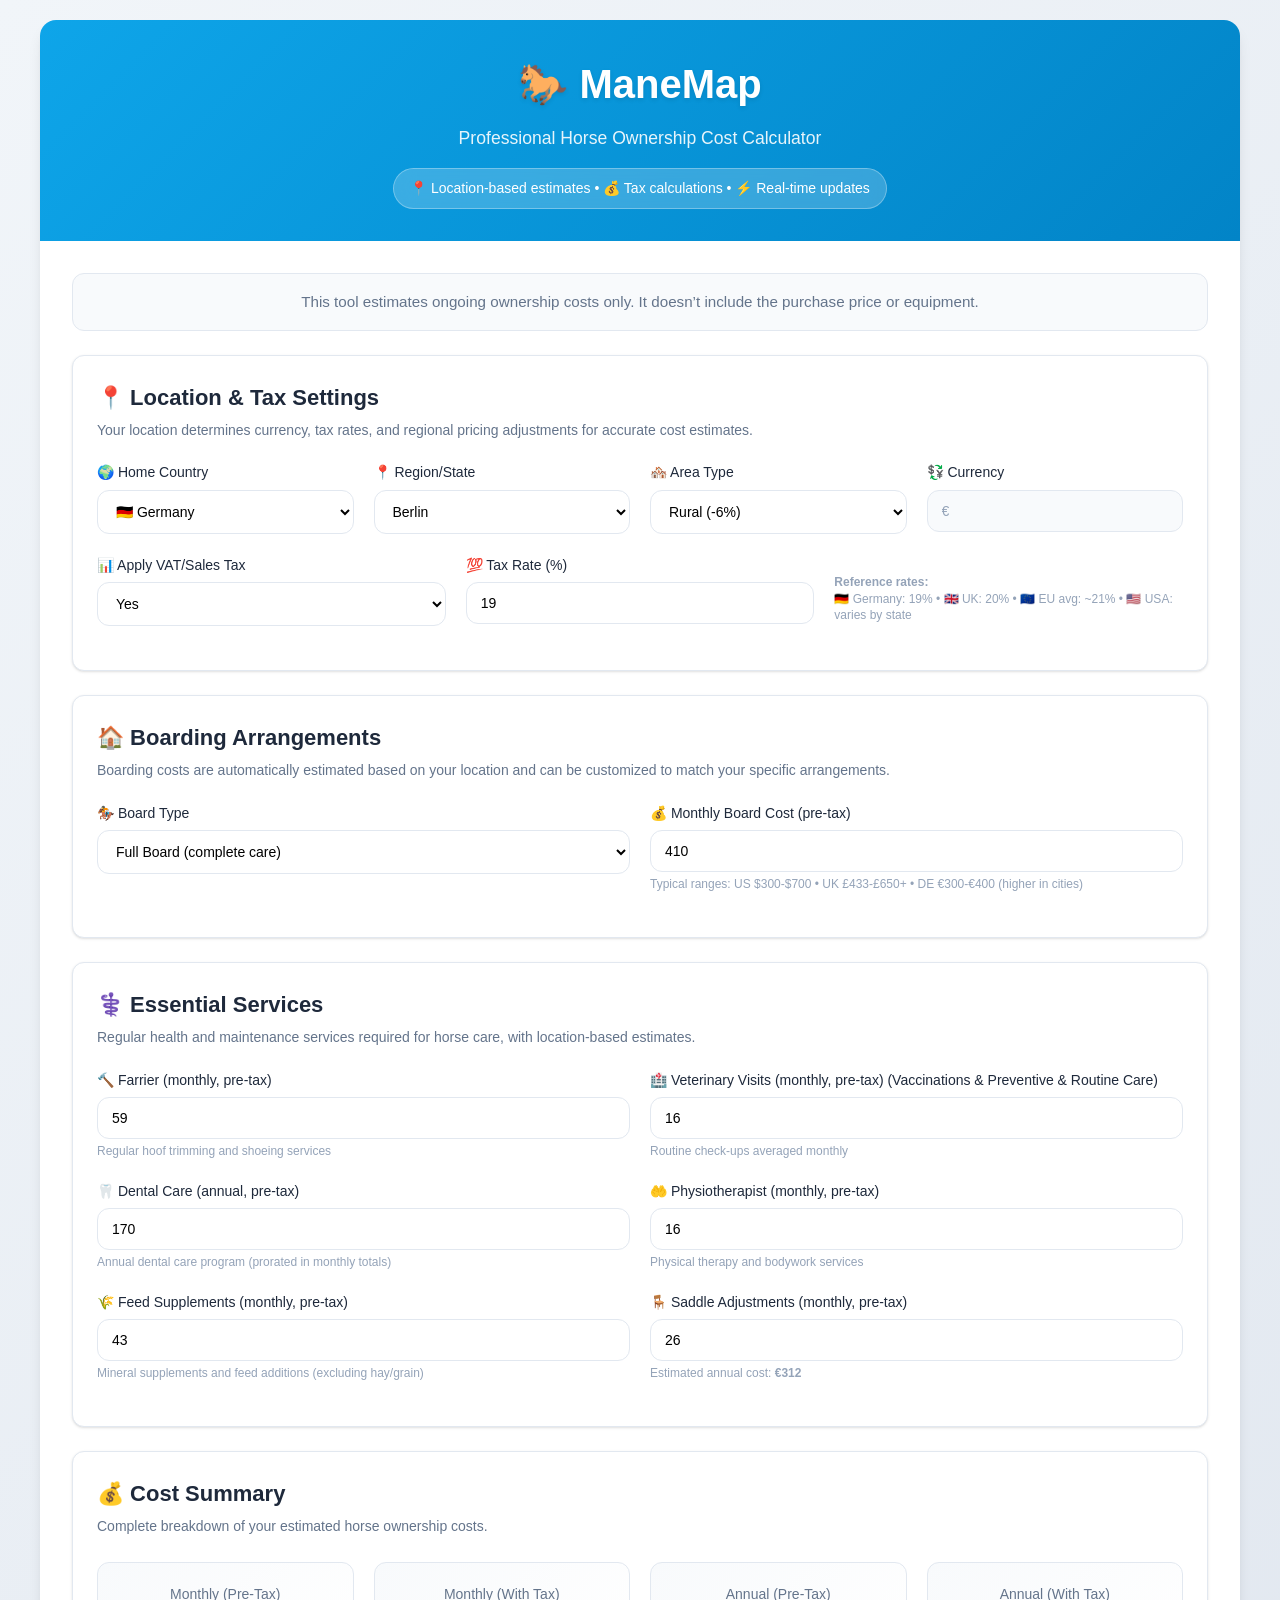
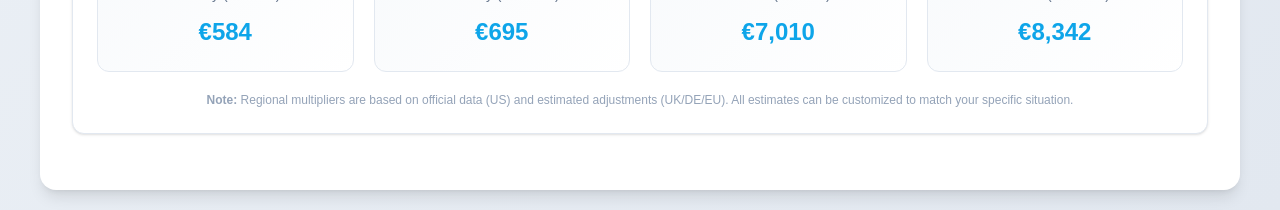
<file: index.html>
<!doctype html>
<html lang="en">
<head>
  <meta charset="utf-8" />
  <title>ManeMap — Horse Ownership Cost Calculator</title>
  <meta name="viewport" content="width=device-width, initial-scale=1" />
  <style>
    :root {
      --primary: #0ea5e9;
      --primary-dark: #0284c7;
      --secondary: #10b981;
      --accent: #f59e0b;
      --text-primary: #1e293b;
      --text-secondary: #64748b;
      --text-muted: #94a3b8;
      --bg-primary: #ffffff;
      --bg-secondary: #f8fafc;
      --bg-gradient: linear-gradient(135deg, #f1f5f9 0%, #e2e8f0 100%);
      --border: #e2e8f0;
      --border-focus: #0ea5e9;
      --shadow-sm: 0 1px 2px 0 rgb(0 0 0 / 0.05);
      --shadow: 0 1px 3px 0 rgb(0 0 0 / 0.1), 0 1px 2px -1px rgb(0 0 0 / 0.1);
      --shadow-lg: 0 10px 15px -3px rgb(0 0 0 / 0.1), 0 4px 6px -4px rgb(0 0 0 / 0.1);
      --radius: 12px;
      --radius-lg: 16px;
    }

    * {
      box-sizing: border-box;
      margin: 0;
      padding: 0;
    }

    body {
      font-family: -apple-system, BlinkMacSystemFont, 'Segoe UI', Roboto, Oxygen, Ubuntu, Cantarell, sans-serif;
      background: var(--bg-gradient);
      color: var(--text-primary);
      line-height: 1.6;
      padding: 20px;
      min-height: 100vh;
    }

    .calculator-container {
      max-width: 1200px;
      margin: 0 auto;
      background: var(--bg-primary);
      border-radius: var(--radius-lg);
      box-shadow: var(--shadow-lg);
      overflow: hidden;
    }

    .header {
      background: linear-gradient(135deg, var(--primary) 0%, var(--primary-dark) 100%);
      color: white;
      padding: 32px;
      text-align: center;
    }

    .header h1 {
      font-size: 2.5rem;
      font-weight: 700;
      margin-bottom: 8px;
      text-shadow: 0 2px 4px rgb(0 0 0 / 0.1);
    }

    .header p {
      font-size: 1.1rem;
      opacity: 0.9;
      max-width: 600px;
      margin: 0 auto;
    }

    .badge {
      display: inline-flex;
      align-items: center;
      background: rgba(255, 255, 255, 0.2);
      backdrop-filter: blur(10px);
      border: 1px solid rgba(255, 255, 255, 0.3);
      border-radius: 999px;
      padding: 8px 16px;
      font-size: 0.875rem;
      font-weight: 500;
      margin-top: 16px;
    }

    .content {
      padding: 32px;
    }

    .intro-note {
      font-size: 0.95rem;
      color: var(--text-secondary);
      background: var(--bg-secondary);
      border: 1px solid var(--border);
      border-radius: var(--radius);
      padding: 16px;
      margin-bottom: 24px;
      text-align: center;
    }

    .card {
      background: var(--bg-primary);
      border: 1px solid var(--border);
      border-radius: var(--radius);
      padding: 24px;
      margin-bottom: 24px;
      box-shadow: var(--shadow);
      transition: all 0.2s ease;
    }

    .card:hover {
      box-shadow: var(--shadow-lg);
      transform: translateY(-2px);
    }

    .card-header {
      margin-bottom: 20px;
    }

    .card-title {
      font-size: 1.375rem;
      font-weight: 600;
      margin-bottom: 4px;
      color: var(--text-primary);
    }

    .card-description {
      font-size: 0.875rem;
      color: var(--text-secondary);
    }

    .grid {
      display: grid;
      gap: 20px;
      margin-bottom: 20px;
    }

    .grid-2 { grid-template-columns: repeat(2, 1fr); }
    .grid-3 { grid-template-columns: repeat(3, 1fr); }
    .grid-4 { grid-template-columns: repeat(4, 1fr); }

    @media (max-width: 768px) {
      .grid-2, .grid-3, .grid-4 { grid-template-columns: 1fr; }
    }

    @media (max-width: 480px) {
      .header { padding: 24px 20px; }
      .header h1 { font-size: 2rem; }
      .content { padding: 20px; }
      .card { padding: 20px; }
    }

    .form-group {
      display: flex;
      flex-direction: column;
    }

    .label {
      font-size: 0.875rem;
      font-weight: 500;
      color: var(--text-primary);
      margin-bottom: 6px;
      display: flex;
      align-items: center;
      gap: 4px;
    }

    .input, .select {
      width: 100%;
      padding: 12px 14px;
      border: 1px solid var(--border);
      border-radius: var(--radius);
      background: var(--bg-primary);
      font-size: 0.875rem;
      transition: all 0.2s ease;
      outline: none;
    }

    .input:focus, .select:focus {
      border-color: var(--border-focus);
      box-shadow: 0 0 0 3px rgb(14 165 233 / 0.1);
    }

    .input[readonly] {
      background: var(--bg-secondary);
      color: var(--text-muted);
    }

    .help-text {
      font-size: 0.75rem;
      color: var(--text-muted);
      margin-top: 4px;
      line-height: 1.4;
    }

    .totals-grid {
      display: grid;
      grid-template-columns: repeat(auto-fit, minmax(200px, 1fr));
      gap: 20px;
      margin-top: 24px;
    }

    .total-card {
      background: linear-gradient(135deg, var(--bg-secondary) 0%, var(--bg-primary) 100%);
      border: 1px solid var(--border);
      border-radius: var(--radius);
      padding: 20px;
      text-align: center;
      transition: all 0.2s ease;
    }

    .total-card:hover {
      transform: translateY(-2px);
      box-shadow: var(--shadow);
    }

    .total-label {
      font-size: 0.875rem;
      color: var(--text-secondary);
      margin-bottom: 8px;
      font-weight: 500;
    }

    .total-amount {
      font-size: 1.5rem;
      font-weight: 700;
      color: var(--primary);
    }

    .icon {
      width: 16px;
      height: 16px;
      opacity: 0.7;
    }

    .loading-spinner {
      display: inline-block;
      width: 16px;
      height: 16px;
      border: 2px solid var(--border);
      border-top: 2px solid var(--primary);
      border-radius: 50%;
      animation: spin 1s linear infinite;
      margin-right: 8px;
    }

    @keyframes spin {
      to { transform: rotate(360deg); }
    }

    .error-state {
      color: #ef4444;
      font-size: 0.875rem;
      margin-top: 4px;
    }

    .success-state {
      color: var(--secondary);
      font-size: 0.875rem;
      margin-top: 4px;
    }
  </style>
</head>
<body>
  <div class="calculator-container">
    <div class="header">
      <h1>🐎 ManeMap</h1>
      <p>Professional Horse Ownership Cost Calculator</p>
      <div class="badge">
        <span>📍 Location-based estimates • 💰 Tax calculations • ⚡ Real-time updates</span>
      </div>
    </div>

    <div class="content">
      <div class="intro-note">
        This tool estimates ongoing ownership costs only. It doesn’t include the purchase price or equipment.
      </div>

      <!-- Location & Tax Settings -->
      <div class="card">
        <div class="card-header">
          <h3 class="card-title">📍 Location & Tax Settings</h3>
          <p class="card-description">Your location determines currency, tax rates, and regional pricing adjustments for accurate cost estimates.</p>
        </div>
        
        <div class="grid grid-4">
          <div class="form-group">
            <label class="label">
              🌍 Home Country
            </label>
            <select class="select" id="homeCountry">
              <option value="DE">🇩🇪 Germany</option>
              <option value="UK">🇬🇧 United Kingdom</option>
              <option value="USA">🇺🇸 United States</option>
              <option value="EU">🇪🇺 EU (Other)</option>
            </select>
          </div>
          
          <div class="form-group">
            <label class="label">📍 Region/State</label>
            <select class="select" id="homeSub"></select>
          </div>
          
          <div class="form-group">
            <label class="label">🏘️ Area Type</label>
            <select class="select" id="area">
              <option value="rural">Rural (-6%)</option>
              <option value="suburban">Suburban (base)</option>
              <option value="city">City (+8%)</option>
            </select>
          </div>
          
          <div class="form-group">
            <label class="label">💱 Currency</label>
            <input class="input" id="currencyField" readonly />
          </div>
        </div>

        <div class="grid grid-3">
          <div class="form-group">
            <label class="label">📊 Apply VAT/Sales Tax</label>
            <select class="select" id="applyTax">
              <option value="yes">Yes</option>
              <option value="no">No</option>
            </select>
          </div>
          
          <div class="form-group">
            <label class="label">💯 Tax Rate (%)</label>
            <input class="input" id="taxRate" type="number" min="0" max="50" step="0.1" />
          </div>
          
          <div class="form-group">
            <div class="help-text" style="margin-top: 20px;">
              <strong>Reference rates:</strong><br>
              🇩🇪 Germany: 19% • 🇬🇧 UK: 20% • 🇪🇺 EU avg: ~21% • 🇺🇸 USA: varies by state
            </div>
          </div>
        </div>
      </div>

      <!-- Boarding Costs -->
      <div class="card">
        <div class="card-header">
          <h3 class="card-title">🏠 Boarding Arrangements</h3>
          <p class="card-description">Boarding costs are automatically estimated based on your location and can be customized to match your specific arrangements.</p>
        </div>
        
        <div class="grid grid-2">
          <div class="form-group">
            <label class="label">🏇 Board Type</label>
            <select class="select" id="boardType">
              <option value="full">Full Board (complete care)</option>
              <option value="half">Half/Partial Board</option>
              <option value="diy">Self-Care</option>
            </select>
          </div>
          
          <div class="form-group">
            <label class="label">💰 Monthly Board Cost (pre-tax)</label>
            <input class="input" id="boardMonthly" type="number" min="0" step="10" />
            <div class="help-text">
              Typical ranges: US $300-$700 • UK £433-£650+ • DE €300-€400 (higher in cities)
            </div>
          </div>
        </div>
      </div>

      <!-- Essential Services -->
      <div class="card">
        <div class="card-header">
          <h3 class="card-title">⚕️ Essential Services</h3>
          <p class="card-description">Regular health and maintenance services required for horse care, with location-based estimates.</p>
        </div>
        
        <div class="grid grid-2">
          <div class="form-group">
            <label class="label">🔨 Farrier (monthly, pre-tax)</label>
            <input class="input" id="farrierMonthly" type="number" min="0" step="5" />
            <div class="help-text">Regular hoof trimming and shoeing services</div>
          </div>
          
          <div class="form-group">
            <label class="label">🏥 Veterinary Visits (monthly, pre-tax) (Vaccinations &amp; Preventive &amp; Routine Care)</label>
            <input class="input" id="vetMonthly" type="number" min="0" step="5" />
            <div class="help-text">Routine check-ups averaged monthly</div>
          </div>
        </div>

        <div class="grid grid-2">
          <div class="form-group">
            <label class="label">🦷 Dental Care (annual, pre-tax)</label>
            <input class="input" id="dentalAnnual" type="number" min="0" step="10" />
            <div class="help-text">Annual dental care program (prorated in monthly totals)</div>
          </div>
          
          <div class="form-group">
            <label class="label">🤲 Physiotherapist (monthly, pre-tax)</label>
            <input class="input" id="physioMonthly" type="number" min="0" step="5" />
            <div class="help-text">Physical therapy and bodywork services</div>
          </div>
        </div>

        <div class="grid grid-2">
          <div class="form-group">
            <label class="label">🌾 Feed Supplements (monthly, pre-tax)</label>
            <input class="input" id="feedAddMonthly" type="number" min="0" step="5" />
            <div class="help-text">Mineral supplements and feed additions (excluding hay/grain)</div>
          </div>

          <div class="form-group">
            <label class="label">🪑 Saddle Adjustments (monthly, pre-tax)</label>
            <input class="input" id="saddleAdjustMonthly" type="number" min="0" step="5" />
            <div class="help-text">Estimated annual cost: <strong id="saddleAdjustAnnualDisplay">—</strong></div>
          </div>
        </div>
      </div>

      <!-- Cost Summary -->
      <div class="card">
        <div class="card-header">
          <h3 class="card-title">💰 Cost Summary</h3>
          <p class="card-description">Complete breakdown of your estimated horse ownership costs.</p>
        </div>
        
        <div class="totals-grid">
          <div class="total-card">
            <div class="total-label">Monthly (Pre-Tax)</div>
            <div class="total-amount" id="mPre">—</div>
          </div>
          
          <div class="total-card">
            <div class="total-label">Monthly (With Tax)</div>
            <div class="total-amount" id="mWith">—</div>
          </div>
          
          <div class="total-card">
            <div class="total-label">Annual (Pre-Tax)</div>
            <div class="total-amount" id="aPre">—</div>
          </div>
          
          <div class="total-card">
            <div class="total-label">Annual (With Tax)</div>
            <div class="total-amount" id="aWith">—</div>
          </div>
        </div>

        <div class="help-text" style="text-align: center; margin-top: 20px;">
          <strong>Note:</strong> Regional multipliers are based on official data (US) and estimated adjustments (UK/DE/EU). 
          All estimates can be customized to match your specific situation.
        </div>
      </div>
    </div>
  </div>

  <script>
    /* Data Constants */
    const CURRENCY_BY_COUNTRY = { DE: "€", UK: "£", USA: "$", EU: "€" };
    const AREA_FACTOR = { rural: 0.94, suburban: 1.00, city: 1.08 };

    const US_STATE_MULTIPLIER = {
      AL: 0.90, AK: 1.04, AZ: 0.98, AR: 0.87, CA: 1.13, CO: 1.03, CT: 1.06, DE: 0.99, DC: 1.11,
      FL: 1.00, GA: 0.94, HI: 1.09, ID: 0.96, IL: 0.98, IN: 0.92, IA: 0.91, KS: 0.90, KY: 0.90,
      LA: 0.90, ME: 1.01, MD: 1.05, MA: 1.09, MI: 0.94, MN: 0.98, MS: 0.87, MO: 0.92, MT: 0.90,
      NE: 0.90, NV: 0.96, NH: 1.08, NJ: 1.09, NM: 0.91, NY: 1.08, NC: 0.94, ND: 0.89, OH: 0.92,
      OK: 0.89, OR: 1.07, PA: 0.99, RI: 1.03, SC: 0.93, SD: 0.88, TN: 0.93, TX: 0.95, UT: 0.98,
      VT: 1.05, VA: 1.01, WA: 1.08, WV: 0.90, WI: 0.93, WY: 0.92
    };

    const US_STATES = [
      ["AL","Alabama"],["AK","Alaska"],["AZ","Arizona"],["AR","Arkansas"],["CA","California"],["CO","Colorado"],
      ["CT","Connecticut"],["DE","Delaware"],["DC","District of Columbia"],["FL","Florida"],["GA","Georgia"],["HI","Hawaii"],
      ["ID","Idaho"],["IL","Illinois"],["IN","Indiana"],["IA","Iowa"],["KS","Kansas"],["KY","Kentucky"],["LA","Louisiana"],
      ["ME","Maine"],["MD","Maryland"],["MA","Massachusetts"],["MI","Michigan"],["MN","Minnesota"],["MS","Mississippi"],
      ["MO","Missouri"],["MT","Montana"],["NE","Nebraska"],["NV","Nevada"],["NH","New Hampshire"],["NJ","New Jersey"],
      ["NM","New Mexico"],["NY","New York"],["NC","North Carolina"],["ND","North Dakota"],["OH","Ohio"],["OK","Oklahoma"],
      ["OR","Oregon"],["PA","Pennsylvania"],["RI","Rhode Island"],["SC","South Carolina"],["SD","South Dakota"],
      ["TN","Tennessee"],["TX","Texas"],["UT","Utah"],["VT","Vermont"],["VA","Virginia"],["WA","Washington"],
      ["WV","West Virginia"],["WI","Wisconsin"],["WY","Wyoming"]
    ];

    const DE_STATES = [
      "Baden-Württemberg","Bayern","Berlin","Brandenburg","Bremen","Hamburg","Hessen","Mecklenburg-Vorpommern",
      "Niedersachsen","Nordrhein-Westfalen","Rheinland-Pfalz","Saarland","Sachsen","Sachsen-Anhalt","Schleswig-Holstein","Thüringen"
    ];

    const DE_STATE_MULTIPLIER = {
      "Berlin":1.08,"Hamburg":1.08,"Bremen":1.06,
      "Bayern":1.04,"Baden-Württemberg":1.04,"Hessen":1.04,
      "Brandenburg":0.96,"Mecklenburg-Vorpommern":0.96,"Sachsen":0.96,"Sachsen-Anhalt":0.96,"Thüringen":0.96,
      "Nordrhein-Westfalen":1.00,"Niedersachsen":1.00,"Rheinland-Pfalz":1.00,"Saarland":1.00,"Schleswig-Holstein":1.00
    };

    const UK_REGIONS = [
      "London","South East","East of England","South West","West Midlands","East Midlands",
      "North West","North East","Yorkshire & the Humber","Scotland","Wales","Northern Ireland"
    ];

    const UK_REGION_MULTIPLIER = {
      "London":1.12,"South East":1.07,"East of England":1.04,"South West":1.03,
      "West Midlands":0.97,"East Midlands":0.98,"North West":0.96,"North East":0.94,
      "Yorkshire & the Humber":0.96,"Scotland":0.95,"Wales":0.94,"Northern Ireland":0.90
    };

    const EU_SUBZONES = ["Benelux","Nordics","Central/East","Mediterranean","Other EU"];
    const EU_SUBZONE_MULTIPLIER = { "Benelux":1.04,"Nordics":1.08,"Central/East":0.94,"Mediterranean":0.98,"Other EU":1.00 };

    const BOARD_BASE = { USA: 600, UK: 600, DE: 380, EU: 320 };
    const BOARD_TYPE_FACTOR = { full: 1.00, half: 0.60, diy: 0.40 };

    const SERVICE_BASES = {
      USA: { farrier: 60, vetMonthly: 20, dentalAnnual: 220, physio: 20, feedAdd: 40, saddleAdjust: 25 },
      UK:  { farrier: 45, vetMonthly: 15, dentalAnnual: 160, physio: 15, feedAdd: 35, saddleAdjust: 22 },
      DE:  { farrier: 55, vetMonthly: 15, dentalAnnual: 170, physio: 15, feedAdd: 40, saddleAdjust: 24 },
      EU:  { farrier: 50, vetMonthly: 15, dentalAnnual: 160, physio: 15, feedAdd: 35, saddleAdjust: 22 }
    };

    const VAT_DEFAULTS = { 
      USA: {apply: false, rate: 0}, 
      UK: {apply: true, rate: 20}, 
      DE: {apply: true, rate: 19}, 
      EU: {apply: true, rate: 21} 
    };

    /* Utility Functions */
    const $ = (id) => document.getElementById(id);
    
    const formatMoney = (amount, currency) => {
      const currencyCode = currency === "€" ? "EUR" : currency === "£" ? "GBP" : "USD";
      return new Intl.NumberFormat(undefined, {
        style: "currency",
        currency: currencyCode,
        maximumFractionDigits: 0
      }).format(Number(amount) || 0);
    };

    const applyTax = (preAmount, shouldApply, taxRate) => {
      return shouldApply ? preAmount * (1 + (taxRate || 0) / 100) : preAmount;
    };

    function getRegionMultiplier(country, subkey) {
      switch(country) {
        case "USA": return US_STATE_MULTIPLIER[subkey] || 1.00;
        case "DE": return DE_STATE_MULTIPLIER[subkey] || 1.00;
        case "UK": return UK_REGION_MULTIPLIER[subkey] || 1.00;
        case "EU": return EU_SUBZONE_MULTIPLIER[subkey] || 1.00;
        default: return 1.00;
      }
    }

    function calculateBoardCost(country, subkey, area, boardType) {
      const base = BOARD_BASE[country] || 0;
      const typeMultiplier = BOARD_TYPE_FACTOR[boardType] || 1;
      const regionMultiplier = getRegionMultiplier(country, subkey);
      const areaMultiplier = AREA_FACTOR[area] || 1;
      return Math.round(base * typeMultiplier * regionMultiplier * areaMultiplier);
    }

    function calculateServiceCost(country, subkey, area, serviceKey) {
      const base = SERVICE_BASES[country]?.[serviceKey] || 0;
      const regionMultiplier = getRegionMultiplier(country, subkey);
      const areaMultiplier = AREA_FACTOR[area] || 1;
      return Math.round(base * regionMultiplier * areaMultiplier);
    }

    function getSubregionOptions(country) {
      switch(country) {
        case "USA": return US_STATES.map(([code, name]) => ({key: code, label: name}));
        case "DE": return DE_STATES.map(state => ({key: state, label: state}));
        case "UK": return UK_REGIONS.map(region => ({key: region, label: region}));
        case "EU": return EU_SUBZONES.map(zone => ({key: zone, label: zone}));
        default: return [];
      }
    }

    /* DOM Elements */
    const elements = {
      homeCountry: $("homeCountry"),
      homeSub: $("homeSub"),
      area: $("area"),
      currency: $("currencyField"),
      applyTax: $("applyTax"),
      taxRate: $("taxRate"),
      boardType: $("boardType"),
      boardMonthly: $("boardMonthly"),
      farrier: $("farrierMonthly"),
      vet: $("vetMonthly"),
      dental: $("dentalAnnual"),
      physio: $("physioMonthly"),
      feedAdd: $("feedAddMonthly"),
      saddleAdjust: $("saddleAdjustMonthly"),
      saddleAdjustAnnualDisplay: $("saddleAdjustAnnualDisplay"),
      totals: {
        monthlyPre: $("mPre"),
        monthlyWith: $("mWith"),
        annualPre: $("aPre"),
        annualWith: $("aWith")
      }
    };

    /* Application State */
    let state = {
      homeCountry: "DE",
      homeSub: "Berlin",
      area: "suburban",
      boardType: "full"
    };

    /* Core Functions */
    function populateSubregions(selectElement, country, selectedKey) {
      const options = getSubregionOptions(country);
      selectElement.innerHTML = "";
      
      options.forEach(option => {
        const optionElement = document.createElement("option");
        optionElement.value = option.key;
        optionElement.textContent = option.label;
        if (option.key === selectedKey) optionElement.selected = true;
        selectElement.appendChild(optionElement);
      });
      
      if (!options.find(opt => opt.key === selectedKey) && options[0]) {
        selectElement.value = options[0].key;
      }
    }

    function updateSaddleAnnualDisplay() {
      const currency = elements.currency.value || "€";
      const annualAmount = (Number(elements.saddleAdjust.value) || 0) * 12;
      elements.saddleAdjustAnnualDisplay.textContent = formatMoney(annualAmount, currency);
    }

    function updateEstimates() {
      // Update currency and tax settings
      elements.currency.value = CURRENCY_BY_COUNTRY[state.homeCountry];
      const vatDefaults = VAT_DEFAULTS[state.homeCountry];
      elements.applyTax.value = vatDefaults.apply ? "yes" : "no";
      elements.taxRate.value = vatDefaults.rate;

      // Update service costs
      elements.farrier.value = calculateServiceCost(state.homeCountry, state.homeSub, state.area, "farrier");
      elements.vet.value = calculateServiceCost(state.homeCountry, state.homeSub, state.area, "vetMonthly");
      elements.dental.value = SERVICE_BASES[state.homeCountry].dentalAnnual;
      elements.physio.value = calculateServiceCost(state.homeCountry, state.homeSub, state.area, "physio");
      elements.feedAdd.value = calculateServiceCost(state.homeCountry, state.homeSub, state.area, "feedAdd");
      elements.saddleAdjust.value = calculateServiceCost(state.homeCountry, state.homeSub, state.area, "saddleAdjust");
      updateSaddleAnnualDisplay();

      // Update boarding costs
      elements.boardMonthly.value = calculateBoardCost(state.homeCountry, state.homeSub, state.area, state.boardType);
    }

    function calculateTotals() {
      const currency = elements.currency.value || "€";
      const shouldApplyTax = elements.applyTax.value === "yes";
      const taxRateValue = Number(elements.taxRate.value) || 0;

      const monthlyPreTax = 
        (Number(elements.boardMonthly.value) || 0) +
        (Number(elements.farrier.value) || 0) +
        (Number(elements.vet.value) || 0) +
        ((Number(elements.dental.value) || 0) / 12) +
        (Number(elements.physio.value) || 0) +
        (Number(elements.feedAdd.value) || 0) +
        (Number(elements.saddleAdjust.value) || 0);

      const monthlyWithTax = applyTax(monthlyPreTax, shouldApplyTax, taxRateValue);
      const annualPreTax = monthlyPreTax * 12;
      const annualWithTax = monthlyWithTax * 12;

      elements.totals.monthlyPre.textContent = formatMoney(monthlyPreTax, currency);
      elements.totals.monthlyWith.textContent = formatMoney(monthlyWithTax, currency);
      elements.totals.annualPre.textContent = formatMoney(annualPreTax, currency);
      elements.totals.annualWith.textContent = formatMoney(annualWithTax, currency);
      updateSaddleAnnualDisplay();
    }

    /* Event Handlers */
    function handleCountryChange(event) {
      state.homeCountry = event.target.value;
      const defaultSubregions = { USA: "CA", DE: "Berlin", UK: "London", EU: "Other EU" };
      populateSubregions(elements.homeSub, state.homeCountry, defaultSubregions[state.homeCountry]);
      state.homeSub = elements.homeSub.value;
      updateEstimates();
      calculateTotals();
    }

    function handleSubregionChange(event) {
      state.homeSub = event.target.value;
      updateEstimates();
      calculateTotals();
    }

    function handleAreaChange(event) {
      state.area = event.target.value;
      updateEstimates();
      calculateTotals();
    }

    function handleBoardTypeChange(event) {
      state.boardType = event.target.value;
      updateEstimates();
      calculateTotals();
    }

    function handleInputTotals() {
      calculateTotals();
    }

    function handleSaddleInput() {
      updateSaddleAnnualDisplay();
      calculateTotals();
    }

    /* Initialization */
    document.addEventListener("DOMContentLoaded", () => {
      populateSubregions(elements.homeSub, state.homeCountry, state.homeSub);
      updateEstimates();
      calculateTotals();

      elements.homeCountry.addEventListener("change", handleCountryChange);
      elements.homeSub.addEventListener("change", handleSubregionChange);
      elements.area.addEventListener("change", handleAreaChange);
      elements.boardType.addEventListener("change", handleBoardTypeChange);

      [
        elements.boardMonthly,
        elements.farrier,
        elements.vet,
        elements.dental,
        elements.physio,
        elements.feedAdd,
        elements.applyTax,
        elements.taxRate
      ].forEach(element => {
        element.addEventListener("input", handleInputTotals);
        element.addEventListener("change", handleInputTotals);
      });

      elements.saddleAdjust.addEventListener("input", handleSaddleInput);
      elements.saddleAdjust.addEventListener("change", handleSaddleInput);
    });
  </script>
</body>
</html>
</file>
